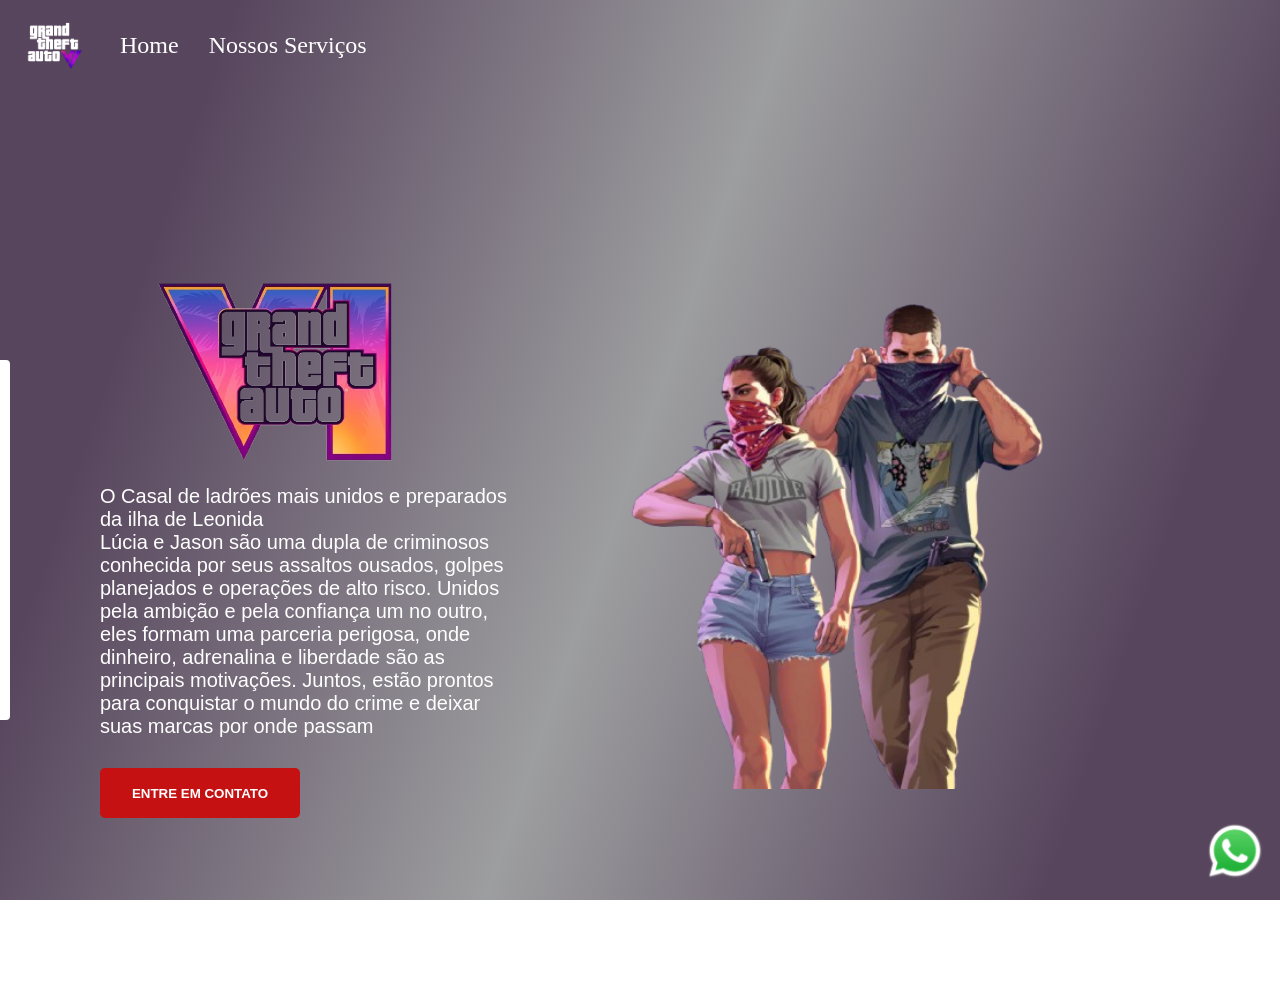
<file: index.html>
<!DOCTYPE html>
<html lang="pt-br">

<head>
    <meta charset="UTF-8">
    <meta name="viewport" content="width=device-width, initial-scale=1.0">
    <title>Gta VI</title>
    <link rel="stylesheet" href="style.css">

</head>

<body>
    <header>

        <div class="cabeca">
            <img class="logo-cabeca" src="imgs-gta/GTA-6-Logo-PNG.png" alt="logo mario cabeçalho">
            <a class="sem-riscos" href="">Home</a>
            <a class="sem-riscos" href="servicos.html" target="_blank">Nossos Serviços</a>
        </div>

    </header>

    <div class="caixa-prin">
        <div id="lado-esquerdo">
            <img class="logo" src="imgs-gta/Gemini_Generated_Image_apbhvsapbhvsapbh-removebg-preview.png"
                alt="logo do site mario">

            <p class="testo">O Casal de ladrões mais unidos e preparados da ilha de Leonida</p>
            <p class="testo">
                Lúcia e Jason são uma dupla de criminosos conhecida por seus assaltos ousados, golpes planejados e
                operações de alto risco. Unidos pela ambição e pela confiança um no outro, eles formam uma parceria
                perigosa, onde dinheiro, adrenalina e liberdade são as principais motivações. Juntos, estão prontos para
                conquistar o mundo do crime e deixar suas marcas por onde passam <br>

                <button onclick="cliquenobotao()" class="butao">ENTRE EM CONTATO</button>

        </div>

        <div id="lado-direito">

            <img class="mario" src="imgs-gta/GTA-6-Spekulationen-Beziehungssystem-q82-w2560-h-removebg-preview.png"
                alt="imagen do mario">

        </div>
    </div>

    <div>
        <video class="caixa-video" src="imgs-gta/47157_540p30.mp4" autoplay loop muted></video>
    </div>
    <div class="maskvd"></div>
    <div class="contato">


        <a class="linkcontato" href="https://wa.me/5588992658702?text=Ol%C3%A1%20preciso%20de%20um%20servi%C3%A7o"
            target="_blank" rel="noopener noreferrer">

            <img class="linkwt" src="imgs/whatsapp.png" alt="whatsapp para contato">

        </a>

    </div>

    <form class="formulario">
        <input placeholder="Seu Nome" />
        <input placeholder="Seu Email" />
        <textarea placeholder="Digite o tipo de serviço que você deseja aqui:"></textarea>
        <button class="butao-orc" type="button" onclick="alert('Contrato solicitado, aguardando retorno...')">Pedir Orçamento de Contrato</button>
    </form>
    <div onclick="esconderForm()"  class="maskform">

    </div>

</body>
<script src="scripts.js"></script>

</html>
</file>
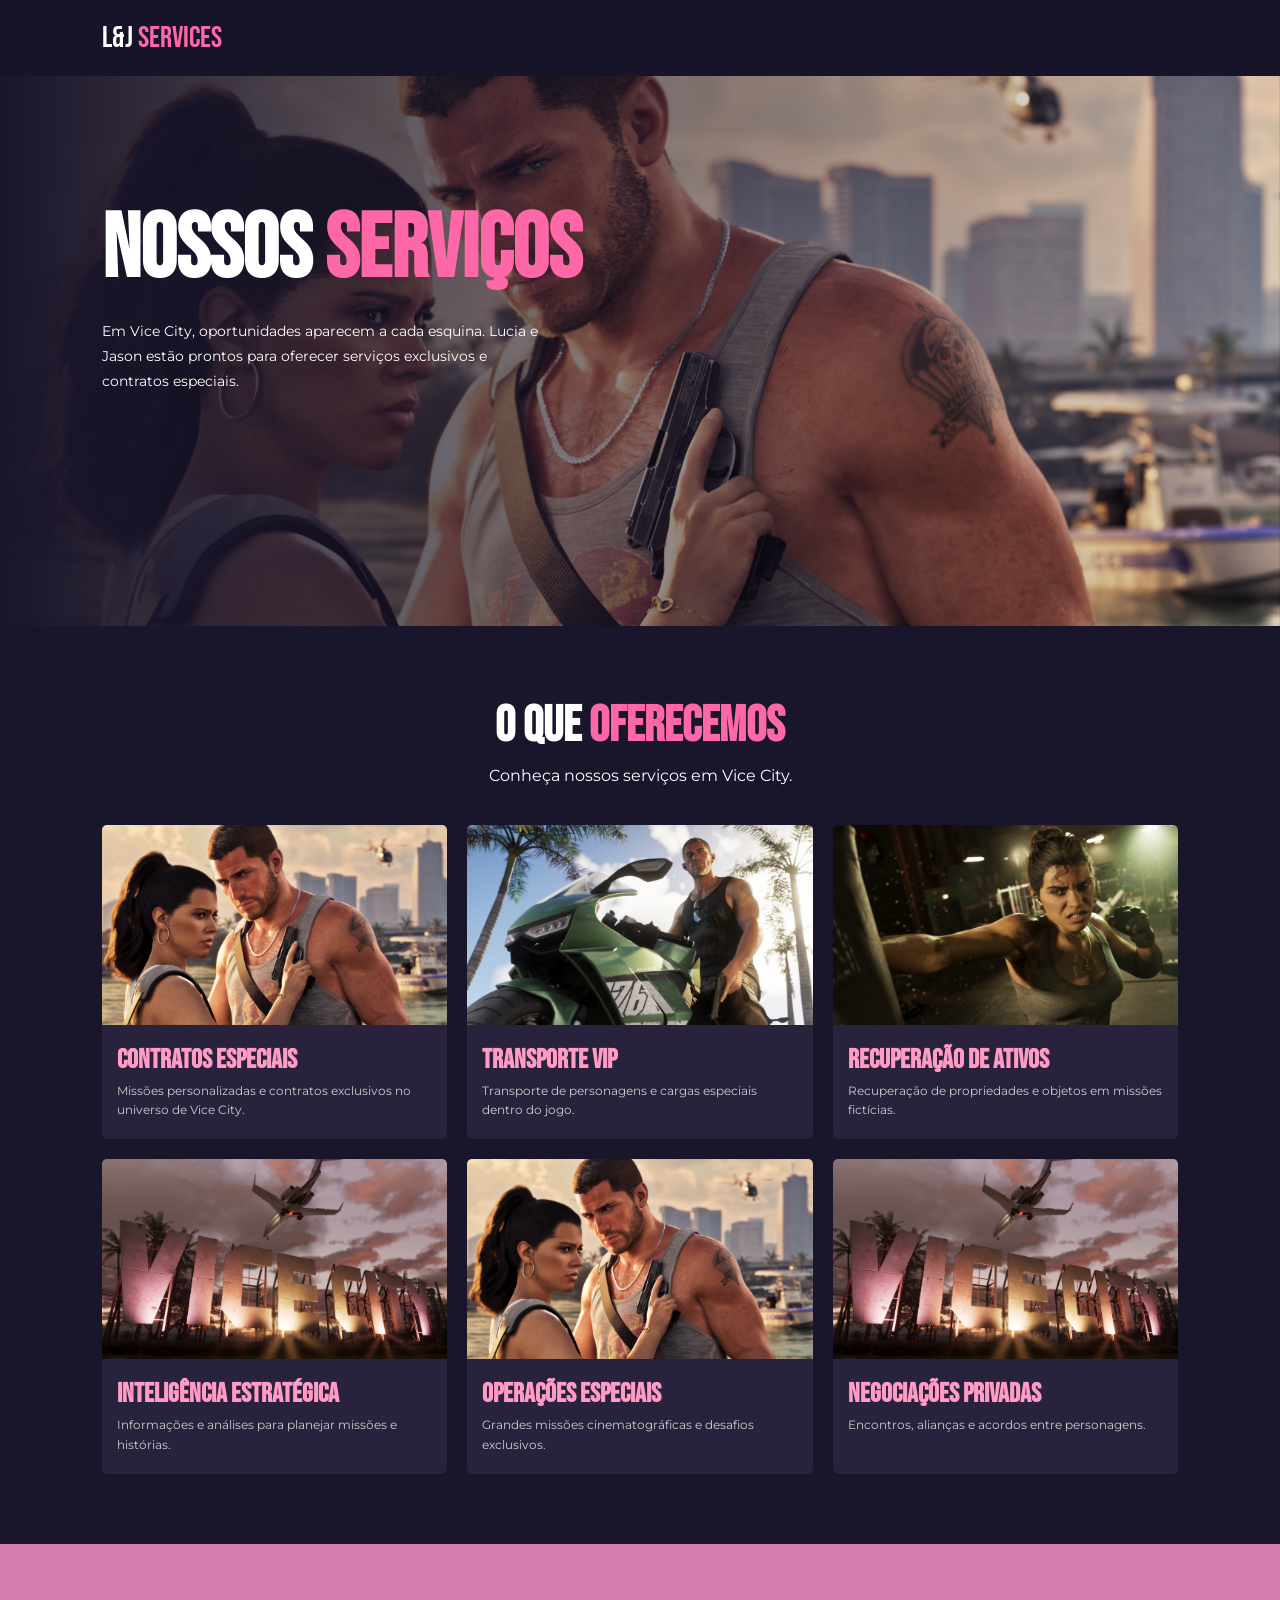
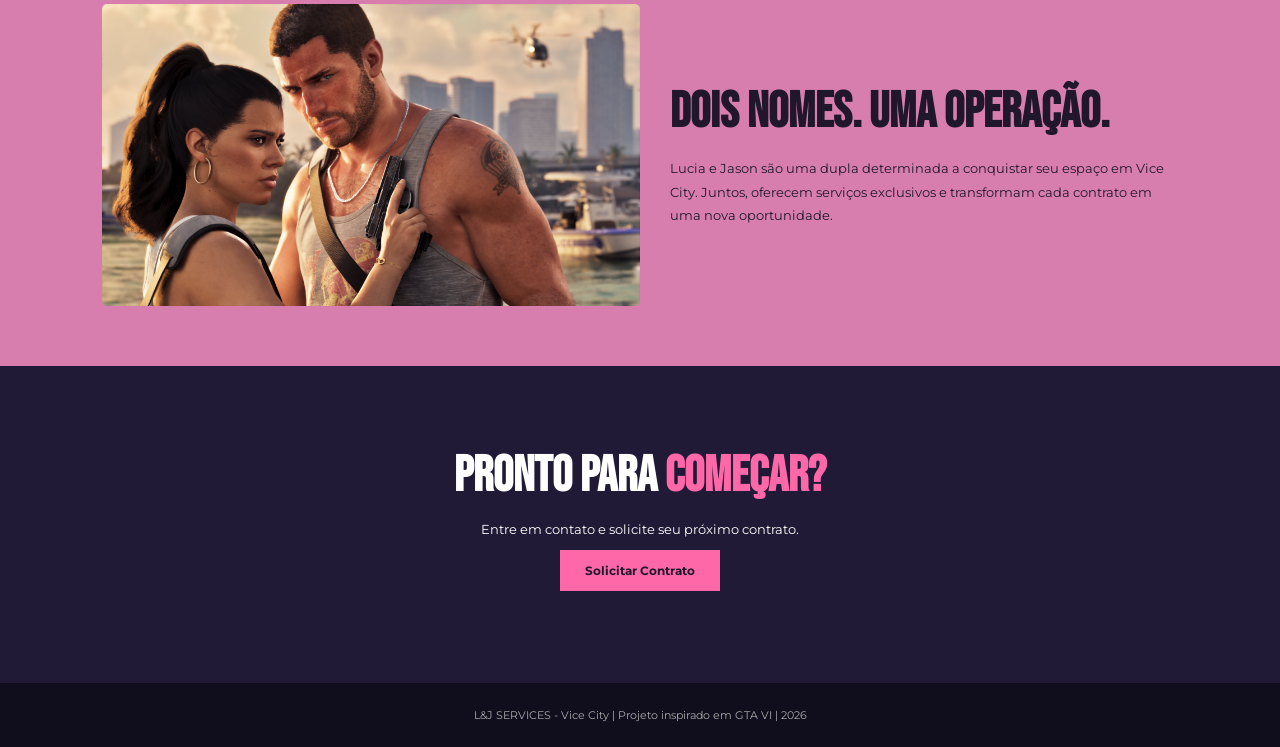
<file: servicos.html>
<!DOCTYPE html>
<html lang="pt-BR">
<head>
    <meta charset="UTF-8">
    <meta name="viewport" content="width=device-width, initial-scale=1.0">

    <title>L&J Services</title>

    <!-- Fontes -->
    <link href="https://fonts.googleapis.com/css2?family=Bebas+Neue&family=Montserrat:wght@400;600;700&display=swap" rel="stylesheet">

    <!-- Arquivo CSS -->
    <link rel="stylesheet" href="stylesservicos.css">
</head>

<body>

    <!-- MENU -->
    <header>
        <div class="logo">L&J <span>SERVICES</span></div>

        
    </header>

    <!-- INÍCIO -->
    <section class="inicio" id="inicio">

        <h1>NOSSOS <span>SERVIÇOS</span></h1>

        <p>
            Em Vice City, oportunidades aparecem a cada esquina.
            Lucia e Jason estão prontos para oferecer serviços
            exclusivos e contratos especiais.
        </p>

    </section>

    <!-- SERVIÇOS -->
    <section class="servicos" id="servicos">

        <div class="titulo">
            <h2>O QUE <span>OFERECEMOS</span></h2>
            <p>Conheça nossos serviços em Vice City.</p>
        </div>

        <div class="cards">

            <div class="card">
                <img src="imgs-gta/Jason_and_Lucia_01.0naeahss9-1x6.jpg" alt="Lucia e Jason">
                <h3>Contratos especiais</h3>
                <p>Missões personalizadas e contratos exclusivos no universo de Vice City.</p>
            </div>

            <div class="card">
                <img src="imgs-gta/Jason_Duval_01.07m377xeb6jhq.jpg" alt="Jason">
                <h3>Transporte VIP</h3>
                <p>Transporte de personagens e cargas especiais dentro do jogo.</p>
            </div>

            <div class="card">
                <img src="imgs-gta/Lucia_Caminos_01.0a7yqvewctkfp.jpg" alt="Lucia">
                <h3>Recuperação de ativos</h3>
                <p>Recuperação de propriedades e objetos em missões fictícias.</p>
            </div>

            <div class="card">
                <img src="imgs-gta/Vice_City_01.135x56yoeu.6t.jpg" alt="Vice City">
                <h3>Inteligência estratégica</h3>
                <p>Informações e análises para planejar missões e histórias.</p>
            </div>

            <div class="card">
                <img src="imgs-gta/Jason_and_Lucia_01.0naeahss9-1x6.jpg" alt="Lucia e Jason">
                <h3>Operações especiais</h3>
                <p>Grandes missões cinematográficas e desafios exclusivos.</p>
            </div>

            <div class="card">
                <img src="imgs-gta/Vice_City_01.135x56yoeu.6t.jpg" alt="Vice City">
                <h3>Negociações privadas</h3>
                <p>Encontros, alianças e acordos entre personagens.</p>
            </div>

        </div>

    </section>

    <!-- DUPLA -->
    <section class="dupla" id="dupla">

        <img src="imgs-gta/Jason_and_Lucia_01.0naeahss9-1x6.jpg" alt="Lucia e Jason">

        <div>
            <h2>DOIS NOMES. UMA OPERAÇÃO.</h2>

            <p>
                Lucia e Jason são uma dupla determinada a conquistar
                seu espaço em Vice City. Juntos, oferecem serviços
                exclusivos e transformam cada contrato em uma nova
                oportunidade.
            </p>
        </div>

    </section>

    <!-- CONTATO -->
    <section class="contato" id="contato">

        <h2>PRONTO PARA <span>COMEÇAR?</span></h2>

        <p>Entre em contato e solicite seu próximo contrato.</p>

        <p>
      <a href="#" onclick="alert('Contrato solicitado, aguardando retorno...'); return false;">
        Solicitar Contrato 
      </a>
    </p>

    </section>

    <!-- RODAPÉ -->
    <footer>
        L&J SERVICES - Vice City | Projeto inspirado em GTA VI | 2026
    </footer>

</body>
</html>
</file>
<file: style.css>
* {
    margin: 0;
    padding: 0;
    box-sizing: border-box;
}

.logo {
    width: 350px;
}

button {
    background-color: #c51111;
    color: white;
    width: 200px;
    height: 50px;
    border-radius: 5px;
    border: none;
    font-weight: bold;
    cursor: pointer;
    margin-top: 30px;
}

.mario {
    height: 500px;
}

#lado-esquerdo {
    width: 40%;
}

body {
    height: 100vh;
}

.caixa-prin {
    display: flex;
    align-items: center;
    justify-content: space-around;
    padding: 100px;
    height: 100vh;
}

.caixa-video {
    position: fixed;
    top: 0;
    z-index: -2;
}

video {
    min-width: 100vw;
    min-height: 100vh;
}

.maskvd {
    background: linear-gradient(
  109deg, 
  rgba(58, 37, 65, 0.85) 15%, 
  rgba(10, 12, 16, 0.40) 50%, 
  rgba(58, 37, 65, 0.85) 85%
);
    width: 100%;
    height: 100%;
    position: fixed;
    top: 0;
    z-index: -1;

}

.testo {
    color: white;
    font-size: 20px;
    font-family: "Mukta", sans-serif;
}

.cabeca img {
    width: 70px;
}

.cabeca a {
    color: white;
    font-size: 24px;
    cursor: pointer;
}

.cabeca {
    display: flex;
    justify-content: left;
    align-items: center;
    gap: 30px;
    padding: 20px;
}

.cabeca a:hover {
    color: #c51111;
    transition: 0.5s ease-in-out;
}

.contato {
    position: fixed;
    bottom: 0;
    margin: 15px;
    right: 0;
}

.linkcontato img {
    width: 60px;
    cursor: pointer;
}

form {
    background-color: white;

    position: fixed;
    top: 40%;
    left: -340px;

    display: flex;
    flex-direction: column;
    padding: 20px;

    border-radius: 4px;
    gap: 20px;
    width: 350px;
    z-index: 1;
    transition: 0.5s left ease-in-out;
}

form input {
    height: 40px;
    padding-left: 5px;
    border-radius: 5px;
    border: 1px solid gray;
    outline-color: #18d80f;
}

form textarea {
    height: 100px;
    padding-left: 5px;
    border-radius: 5px;
    border: 1px solid gray;
    outline-color: #18d80f;
}

.maskform {
    width: 100%;
    height: 100%;
    position: fixed;
    top: 0;
    background: linear-gradient(109deg, rgba(10, 12, 16, 0.99) 15%, rgba(10, 12, 16, 0.7) 50%, rgba(10, 12, 16, 0.99) 85%);
    visibility: hidden;
    transition: 0.5s visibility ease-in-out;
}
.sem-riscos{
  text-decoration: none;
}
</file>
<file: stylesservicos.css>
* {
    margin: 0;
    padding: 0;
    box-sizing: border-box;
}

body {
    background-color: #19152b;
    color: white;
    font-family: 'Montserrat', sans-serif;
}

/* MENU */

header {
    background-color: #171329;
    padding: 20px 8%;
    display: flex;
    justify-content: space-between;
    align-items: center;
}

.logo {
    font-family: 'Bebas Neue';
    font-size: 30px;
}

.logo span {
    color: #ff68a8;
}



/* INÍCIO */

.inicio {
    height: 550px;
    padding: 120px 8%;

    background-image:
        linear-gradient(to right, #19152b, transparent),
        url("imgs-gta/Jason_and_Lucia_01.0naeahss9-1x6.jpg");

    background-size: cover;
    background-position: center;
}

.inicio h1 {
    font-family: 'Bebas Neue';
    font-size: 90px;
}

.inicio h1 span {
    color: #ff68a8;
}

.inicio p {
    max-width: 450px;
    line-height: 1.8;
    font-size: 14px;
    margin-top: 15px;
}

/* SERVIÇOS */

.servicos {
    padding: 70px 8%;
}

.titulo {
    text-align: center;
    margin-bottom: 40px;
}

.titulo h2 {
    font-family: 'Bebas Neue';
    font-size: 50px;
}

.titulo h2 span {
    color: #ff68a8;
}

.titulo p {
    margin-top: 10px;
}

.cards {
    display: grid;
    grid-template-columns: repeat(3, 1fr);
    gap: 20px;
}

.card {
    background-color: #29223d;
    border-radius: 5px;
    overflow: hidden;
}

.card img {
    width: 100%;
    height: 200px;
    object-fit: cover;
}

.card h3 {
    font-family: 'Bebas Neue';
    font-size: 27px;
    color: #ff9bc5;
    padding: 15px 15px 5px;
}

.card p {
    font-size: 12px;
    color: #ccc;
    line-height: 1.6;
    padding: 0 15px 20px;
}

/* DUPLA */

.dupla {
    background-color: #d77eae;
    color: #21172d;
    padding: 60px 8%;
    display: flex;
    align-items: center;
    gap: 30px;
}

.dupla img {
    width: 50%;
    border-radius: 5px;
}

.dupla h2 {
    font-family: 'Bebas Neue';
    font-size: 50px;
}

.dupla p {
    font-size: 13px;
    line-height: 1.8;
    margin-top: 15px;
}

/* CONTATO */

.contato {
    text-align: center;
    padding: 80px 20px;
    background-color: #211a36;
}

.contato h2 {
    font-family: 'Bebas Neue';
    font-size: 50px;
}

.contato h2 span {
    color: #ff68a8;
}

.contato p {
    font-size: 13px;
    margin: 15px 0 25px;
}

.contato a {
    background-color: #ff68a8;
    color: #21172d;
    padding: 13px 25px;
    text-decoration: none;
    font-size: 12px;
    font-weight: bold;
}

/* RODAPÉ */

footer {
    background-color: #100e1c;
    padding: 25px;
    text-align: center;
    font-size: 11px;
    color: #aaa;
}
</file>
